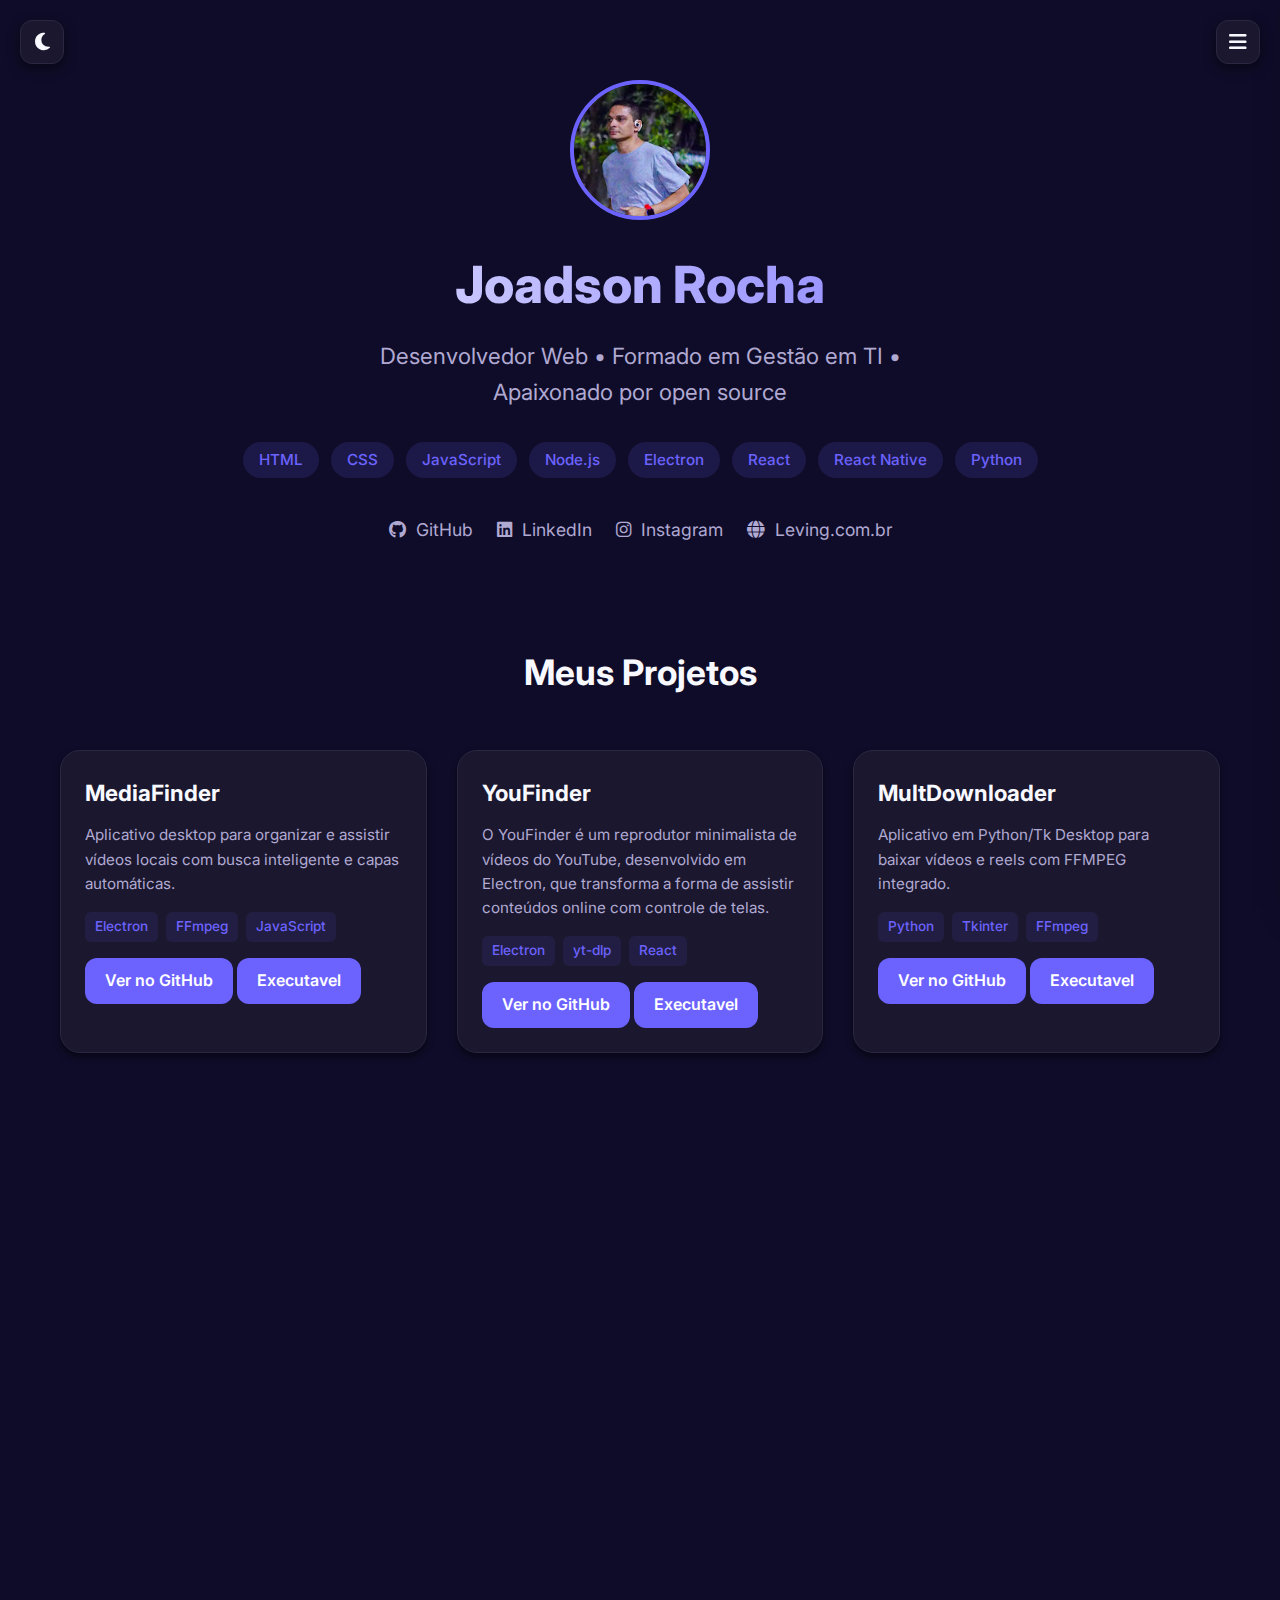
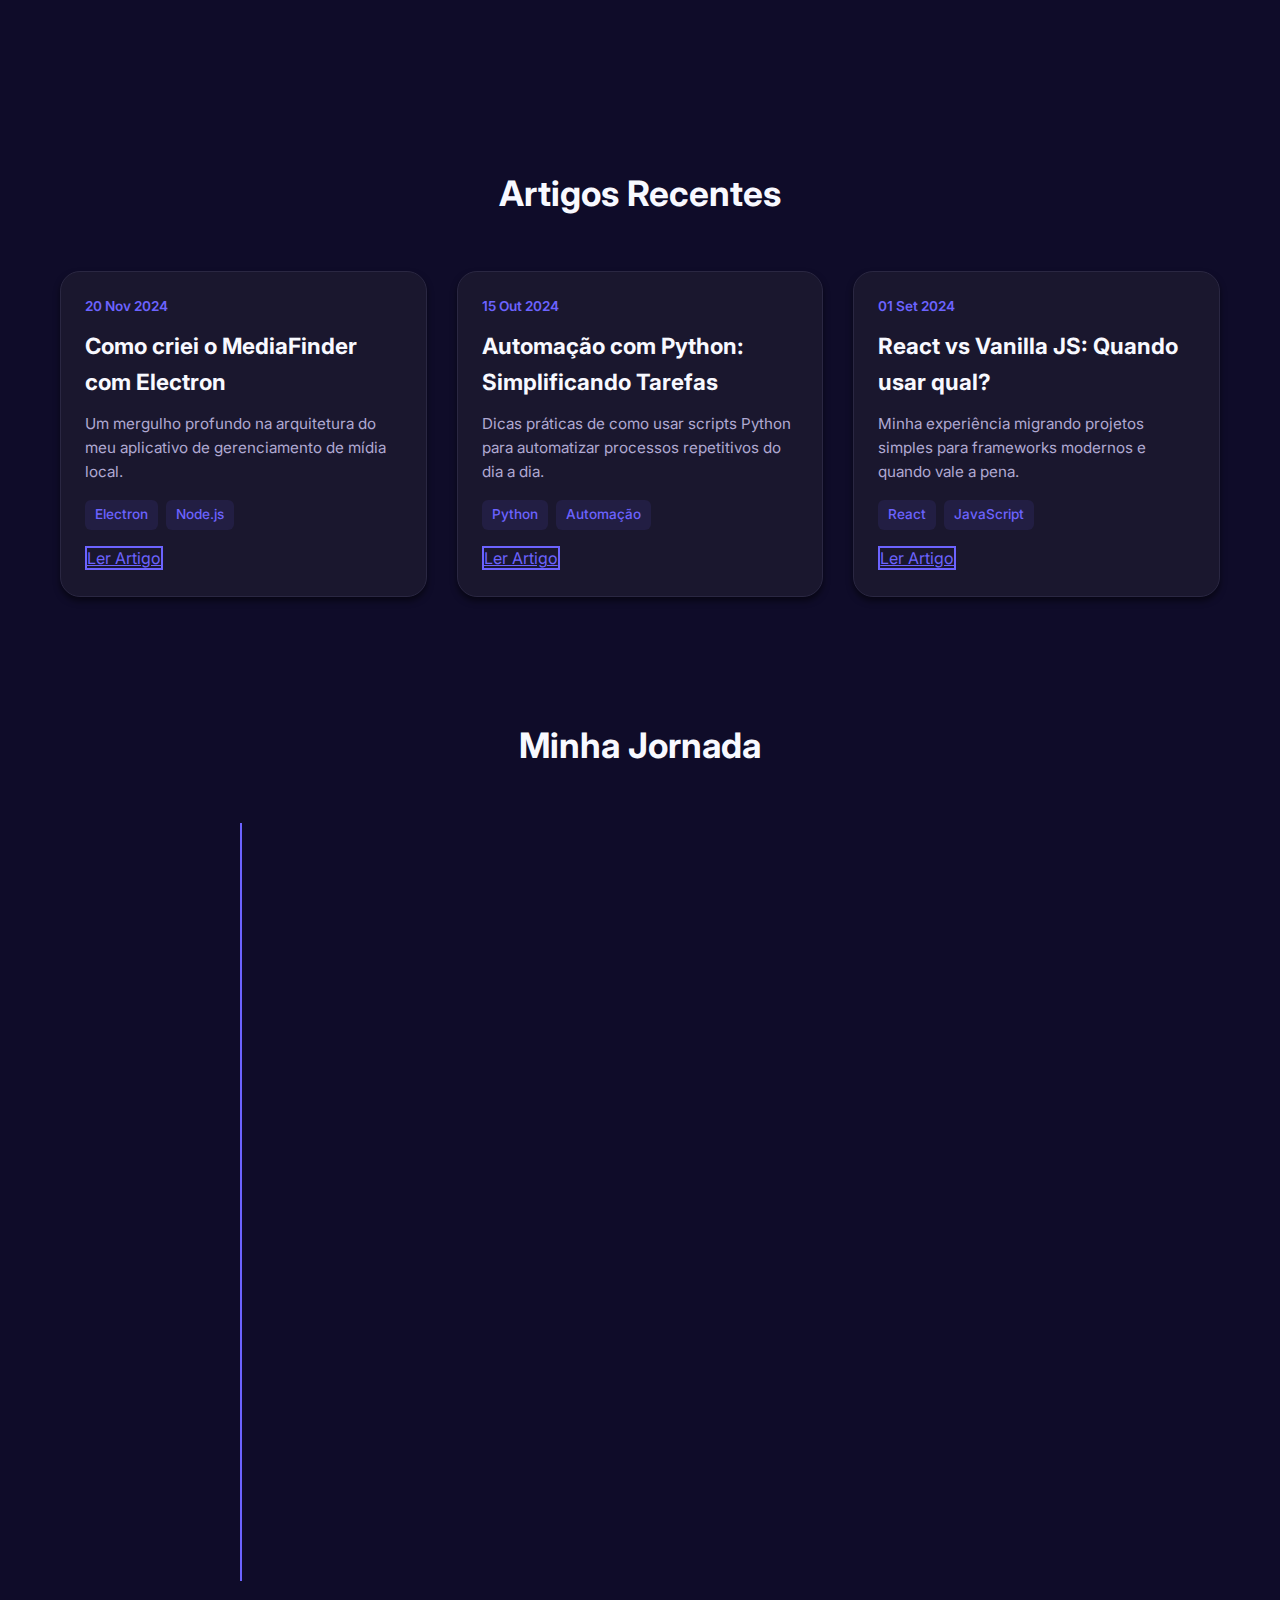
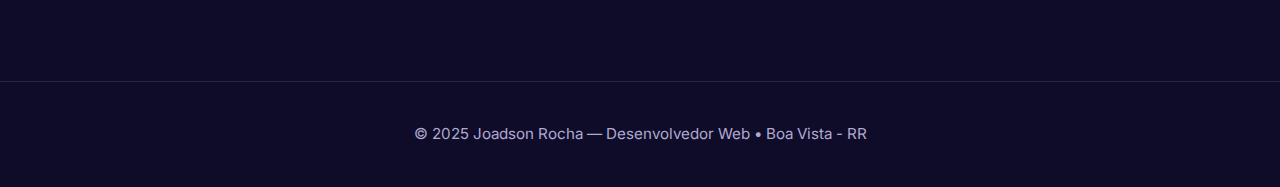
<file: index.html>
<!DOCTYPE html>
<html lang="pt-br">

<head>
  <meta charset="UTF-8" />
  <meta name="viewport" content="width=device-width, initial-scale=1.0" />
  <title>Joadson Rocha • Desenvolvedor Web</title>

  <!-- Ícone da página -->
  <link rel="icon" type="image/x-icon" href="JoadsonRocha.ico">

  <!-- 🔍 SEO Básico -->
  <meta name="description"
    content="Portfólio de Joadson Rocha — Desenvolvedor Web especializado em aplicações desktop, automação, React, Electron e Python. Confira meus projetos e minha jornada profissional.">
  <meta name="keywords"
    content="Desenvolvedor Web, Electron, React, Python, Node.js, Automação, Portfólio, Arquitetura de Software, Kivy, JavaScript, Joadson Rocha, Boa Vista, Projetos">
  <meta name="author" content="Joadson Rocha">
  <link rel="canonical" href="https://joadsonrocha.github.io">

  <!-- 📣 SEO para Compartilhamento (WhatsApp, LinkedIn, Facebook) -->
  <meta property="og:title" content="Portfólio — Joadson Rocha">
  <meta property="og:description"
    content="Desenvolvedor Web e criador de soluções desktop, mobile e automações. Veja meus principais projetos e trajetória.">
  <meta property="og:type" content="website">
  <meta property="og:url" content="https://joadsonrocha.github.io">
  <meta property="og:image" content="minha-foto.png">

  <!-- Mobile UI color -->
  <meta name="theme-color" content="#0f0c29">

  <!-- Fonts e Ícones -->
  <link rel="preconnect" href="https://fonts.googleapis.com" />
  <link rel="preconnect" href="https://fonts.gstatic.com" crossorigin />
  <link href="https://fonts.googleapis.com/css2?family=Inter:wght@300;400;500;600;700&display=swap" rel="stylesheet" />
  <link rel="stylesheet" href="https://cdnjs.cloudflare.com/ajax/libs/font-awesome/6.5.0/css/all.min.css" />

  <!-- CSS EXTERNO -->
  <link rel="stylesheet" href="style.css?v=1.0.3" />

  <!-- 🤖 JSON-LD para SEO -->
  <script type="application/ld+json">
    {
      "@context": "https://schema.org",
      "@type": "Person",
      "name": "Joadson Rocha",
      "url": "https://joadsonrocha.github.io",
      "image": "https://joadsonrocha.github.io/minha-foto.png",
      "sameAs": [
        "https://github.com/joadsonrocha",
        "https://www.linkedin.com/in/joadson-rocha",
        "https://instagram.com/joadsonrocha_29",
        "https://leving.com.br"
      ],
      "jobTitle": "Desenvolvedor Web",
      "worksFor": {
        "@type": "Organization",
        "name": "Freelancer"
      },
      "address": {
        "@type": "PostalAddress",
        "addressLocality": "Boa Vista",
        "addressRegion": "RR",
        "addressCountry": "BR"
      }
    }
  </script>
</head>

<body>
  <!-- Scroll Progress Bar -->
  <div class="scroll-progress-container">
    <div class="scroll-progress-bar" id="scrollProgress"></div>
  </div>

  <!-- Theme Toggle -->
  <button class="theme-toggle" id="themeToggle" aria-label="Alternar Tema">
    <i class="fas fa-moon"></i>
  </button>

  <!-- Botão Hambúrguer -->
  <div class="hamburger" onclick="toggleMenu()" role="button" aria-label="Abrir menu" tabindex="0"
    onkeypress="if(event.key === 'Enter') toggleMenu()">
    <i class="fas fa-bars"></i>
  </div>

  <!-- Menu lateral -->
  <nav class="menu-side" id="menuSide">
    <ul>
      <li><a href="index.html" class="active">Inicio</a></li>
      <li><a href="sobre.html">Sobre Mim</a></li>
      <li><a href="/artigo.html">Artigos</a></li>
      <li><a href="contato.html">Contato</a></li>
    </ul>
  </nav>

  <div class="container">

    <!-- Header -->
    <header id="sobre">
      <div class="avatar">
        <img src="minha-foto.png" alt="Foto de Joadson Rocha" />
      </div>

      <h1>Joadson Rocha</h1>
      <p class="subtitle">Desenvolvedor Web • Formado em Gestão em TI • Apaixonado por open source</p>

      <div>
        <span class="tag">HTML</span>
        <span class="tag">CSS</span>
        <span class="tag">JavaScript</span>
        <span class="tag">Node.js</span>
        <span class="tag">Electron</span>
        <span class="tag">React</span>
        <span class="tag">React Native</span>
        <span class="tag">Python</span>
      </div>

      <div class="contact-links">
        <a href="https://github.com/joadsonrocha" target="_blank" class="contact-link">
          <i class="fab fa-github"></i> GitHub
        </a>
        <a href="https://www.linkedin.com/in/joadson-rocha" target="_blank" class="contact-link">
          <i class="fab fa-linkedin"></i> LinkedIn
        </a>
        <a href="https://instagram.com/joadsonrocha_29" target="_blank" class="contact-link">
          <i class="fab fa-instagram"></i> Instagram
        </a>
        <a href="https://leving.com.br" target="_blank" class="contact-link">
          <i class="fas fa-globe"></i> Leving.com.br
        </a>
      </div>
    </header>

    <!-- Projetos -->
    <section>
      <h2 class="section-title">Meus Projetos</h2>

      <div class="projects-grid">

        <div class="project-card">
          <h3>MediaFinder</h3>
          <p>Aplicativo desktop para organizar e assistir vídeos locais com busca inteligente e capas automáticas.</p>
          <div class="tech">
            <span>Electron</span>
            <span>FFmpeg</span>
            <span>JavaScript</span>
          </div>
          <a href="https://github.com/JoadsonRocha/mediaFinder" class="btn" target="_blank">Ver no GitHub</a>
          <a href="https://github.com/JoadsonRocha/MediaFinder/releases/" class="btn" target="_blank">Executavel</a>
        </div>
        <!-- project-card -->
        <!-- INICIO-->
        <div class="project-card">
          <h3>YouFinder</h3>
          <p>O YouFinder é um reprodutor minimalista de vídeos do YouTube, desenvolvido em Electron, que transforma a
            forma de assistir conteúdos online com controle de telas.</p>
          <div class="tech">
            <span>Electron</span>
            <span>yt-dlp</span>
            <span>React</span>
          </div>
          <a href="https://github.com/JoadsonRocha/YouFinder" class="btn" target="_blank">Ver no GitHub</a>
          <a href="https://github.com/JoadsonRocha/YouFinder/releases" class="btn" target="_blank">Executavel</a>
        </div>
        <!-- FIM-->
        <div class="project-card">
          <h3>MultDownloader</h3>
          <p>Aplicativo em Python/Tk Desktop para baixar vídeos e reels com FFMPEG integrado.</p>
          <div class="tech">
            <span>Python</span>
            <span>Tkinter</span>
            <span>FFmpeg</span>
          </div>
          <a href="https://github.com/JoadsonRocha/MultDownloader" class="btn" target="_blank">Ver no GitHub</a>
          <a href="https://github.com/JoadsonRocha/MultDownloader/releases" class="btn" target="_blank">Executavel</a>
        </div>

        <div class="project-card">
          <h3>HIASD</h3>
          <p>Sistema desenvolvido em HTML/CSS/JS com funcionalidades de interface moderna e lógica em JavaScript.</p>
          <div class="tech">
            <span>Electronjs</span>
            <span>HTML</span>
            <span>CSS</span>
            <span>JavaScript</span>
          </div>
          <a href="https://github.com/JoadsonRocha/HIASD" class="btn" target="_blank">Ver no GitHub</a>
        </div>

        <div class="project-card">
          <h3>HIASD-py</h3>
          <p>Versão Python do sistema HIASD, trazendo automações, lógica avançada e execução local.</p>
          <div class="tech">
            <span>Python</span>
            <span>CLI</span>
            <span>Automação</span>
          </div>
          <a href="https://github.com/JoadsonRocha/HIASD-py" class="btn" target="">Ver no GitHub</a>
        </div>

        <div class="project-card">
          <h3>MultDownloader Kivy</h3>
          <p>Versão Android do MultDownloader desenvolvida com Kivy, interface mobile e FFMPEG integrado.</p>
          <div class="tech">
            <span>Kivy</span>
            <span>Python</span>
            <span>Android</span>
          </div>
          <a href="https://github.com/JoadsonRocha/MultDownloader---Kivy-Android" class="btn" target="_blank">Ver no
            GitHub</a>
        </div>
        <div class="project-card">
          <h3>CalculadoraFlex</h3>
          <p>Aplicativo web simples para cálculo entre gasolina e etanol.</p>
          <div class="tech">
            <span>HTML</span>
            <span>CSS</span>
            <span>JavaScript</span>
          </div>
          <a href="https://github.com/JoadsonRocha/CalculadoraFlex" class="btn" target="_blank">Ver no GitHub</a>
        </div>
      </div>
    </section>

    <!-- Blog Section -->
    <section id="blog">
      <h2 class="section-title">Artigos Recentes</h2>
      <div class="blog-grid">
        <div class="blog-card">
          <span class="blog-date">20 Nov 2024</span>
          <h3>Como criei o MediaFinder com Electron</h3>
          <p>Um mergulho profundo na arquitetura do meu aplicativo de gerenciamento de mídia local.</p>
          <div class="tech">
            <span>Electron</span>
            <span>Node.js</span>
          </div>
          <a href="#" class="btn-outline">Ler Artigo</a>
        </div>
        <div class="blog-card">
          <span class="blog-date">15 Out 2024</span>
          <h3>Automação com Python: Simplificando Tarefas</h3>
          <p>Dicas práticas de como usar scripts Python para automatizar processos repetitivos do dia a dia.</p>
          <div class="tech">
            <span>Python</span>
            <span>Automação</span>
          </div>
          <a href="#" class="btn-outline">Ler Artigo</a>
        </div>
        <div class="blog-card">
          <span class="blog-date">01 Set 2024</span>
          <h3>React vs Vanilla JS: Quando usar qual?</h3>
          <p>Minha experiência migrando projetos simples para frameworks modernos e quando vale a pena.</p>
          <div class="tech">
            <span>React</span>
            <span>JavaScript</span>
          </div>
          <a href="#" class="btn-outline">Ler Artigo</a>
        </div>
      </div>
    </section>

    <!-- Timeline -->
    <section id="timeline">
      <h2 class="section-title">Minha Jornada</h2>

      <div class="timeline">
        <div class="timeline-item">
          <div class="timeline-dot"></div>
          <div class="timeline-content">
            <h3>Início da Jornada</h3>
            <p>Comecei a me interessar por tecnologia e programação.</p>
          </div>
        </div>
        <div class="timeline-item">
          <div class="timeline-dot"></div>
          <div class="timeline-content">
            <h3>Formação em Gestão de TI</h3>
            <p>Primeiros projetos acadêmicos voltados à área tecnológica.</p>
          </div>
        </div>
        <div class="timeline-item">
          <div class="timeline-dot"></div>
          <div class="timeline-content">
            <h3>Primeiros Projetos</h3>
            <p>Início da criação de soluções práticas utilizando tecnologia.</p>
          </div>
        </div>
        <div class="timeline-item">
          <div class="timeline-dot"></div>
          <div class="timeline-content">
            <h3>Expansão Técnica</h3>
            <p>Desenvolvimento de softwares desktop, web e mobile.</p>
          </div>
        </div>
        <div class="timeline-item">
          <div class="timeline-dot"></div>
          <div class="timeline-content">
            <h3>Atualidade</h3>
            <p>Projetos próprios, automação e soluções reais para o mercado.</p>
          </div>
        </div>
        <div class="timeline-item">
          <div class="timeline-dot"></div>
          <div class="timeline-content">
            <h3>O Futuro</h3>
            <p>Em constante evolução. Novos desafios e grandes projetos surgindo!</p>
          </div>
        </div>
      </div>
    </section>

  </div>

  <!-- Back to Top Button -->
  <button id="backToTop" class="back-to-top" aria-label="Voltar ao topo">
    <i class="fas fa-arrow-up"></i>
  </button>

  <footer>
    <p>© 2025 Joadson Rocha — Desenvolvedor Web • Boa Vista - RR</p>
  </footer>

  <script src="script.js"></script>

</body>

</html>
</file>
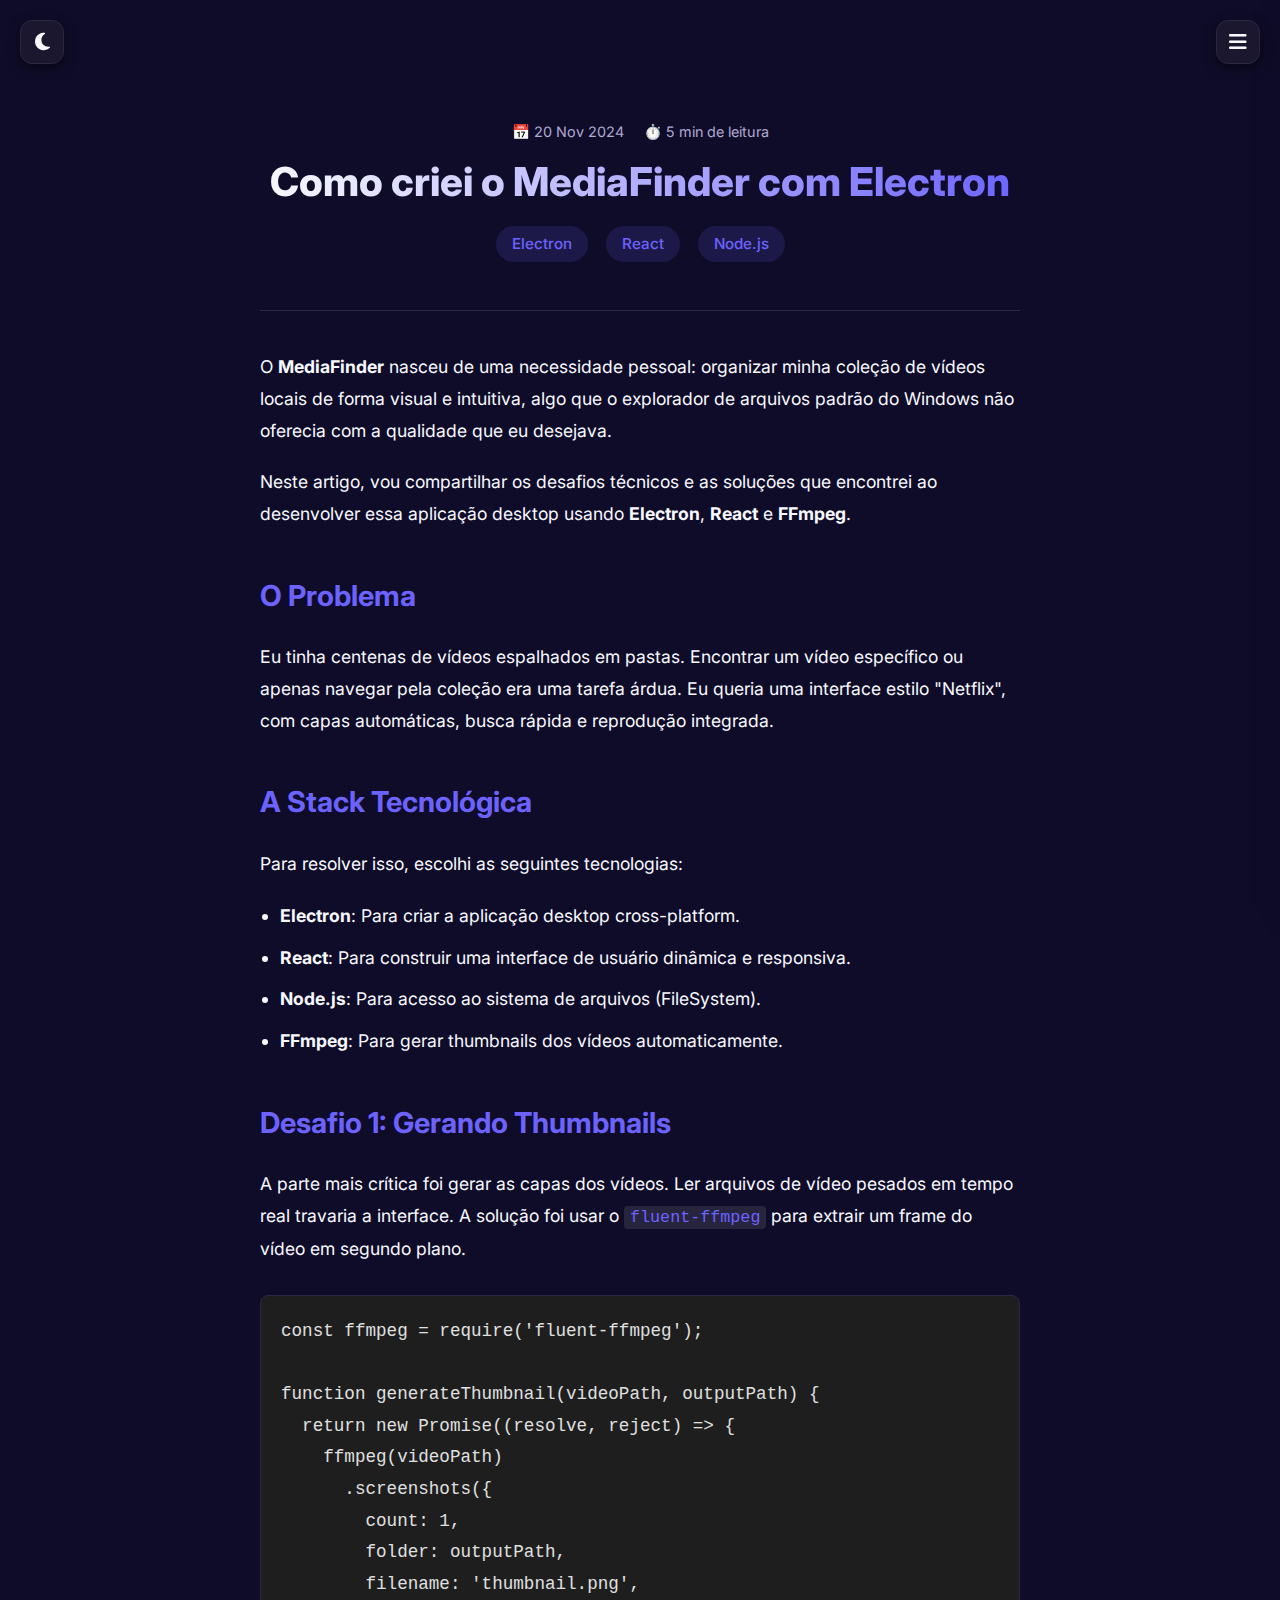
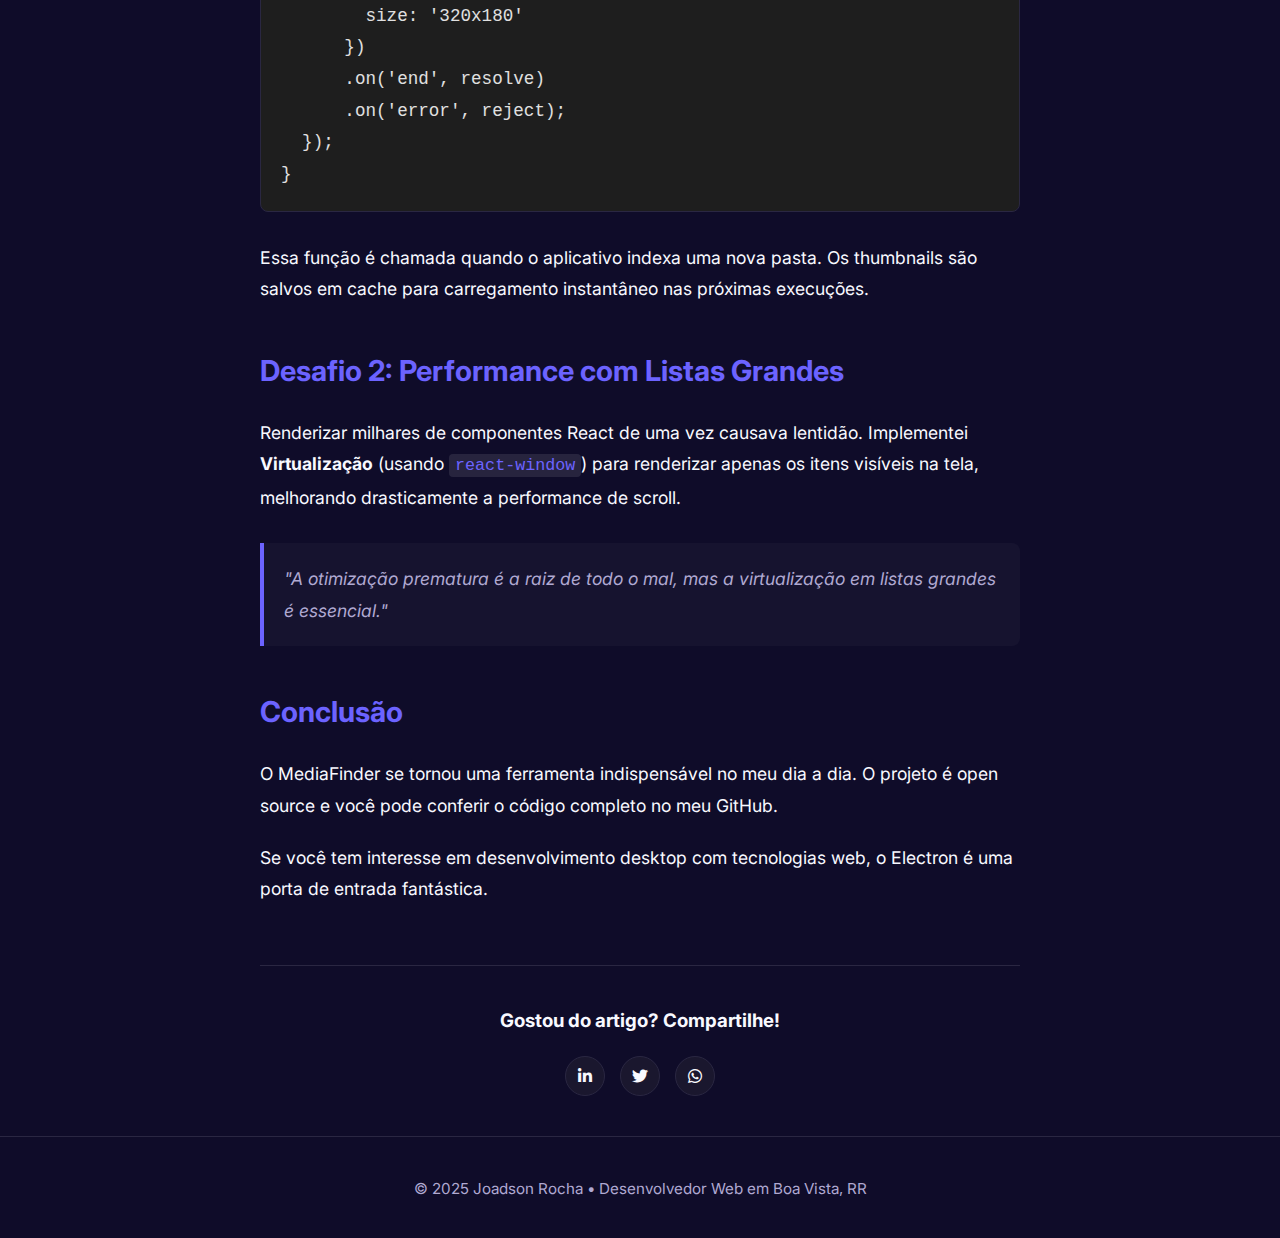
<file: artigo.html>
<!DOCTYPE html>
<html lang="pt-br">

<head>
    <meta charset="UTF-8" />
    <meta name="viewport" content="width=device-width, initial-scale=1.0" />
    <title>Como criei o MediaFinder com Electron • Joadson Rocha</title>
    <link rel="preconnect" href="https://fonts.googleapis.com" />
    <link rel="preconnect" href="https://fonts.gstatic.com" crossorigin />
    <link href="https://fonts.googleapis.com/css2?family=Inter:wght@300;400;500;600;700&display=swap"
        rel="stylesheet" />
    <!-- Font Awesome -->
    <link rel="stylesheet" href="https://cdnjs.cloudflare.com/ajax/libs/font-awesome/6.5.0/css/all.min.css" />
    <!-- Ícone -->
    <link rel="icon" type="image/x-icon" href="JoadsonRocha.ico">

    <!-- CSS EXTERNO -->
    <link rel="stylesheet" href="style.css?v=1.0.3" />

    <!-- 🤖 JSON-LD para SEO (Article) -->
    <script type="application/ld+json">
    {
      "@context": "https://schema.org",
      "@type": "BlogPosting",
      "headline": "Como criei o MediaFinder com Electron",
      "image": "https://joadsonrocha.github.io/minha-foto.png",
      "author": {
        "@type": "Person",
        "name": "Joadson Rocha"
      },
      "publisher": {
        "@type": "Person",
        "name": "Joadson Rocha"
      },
      "datePublished": "2024-11-20",
      "description": "Um mergulho profundo na arquitetura do meu aplicativo de gerenciamento de mídia local criado com Electron e React."
    }
  </script>
</head>

<body>

    <!-- Scroll Progress Bar -->
    <div class="scroll-progress-container">
        <div class="scroll-progress-bar" id="scrollProgress"></div>
    </div>

    <!-- Theme Toggle -->
    <button class="theme-toggle" id="themeToggle" aria-label="Alternar Tema">
        <i class="fas fa-moon"></i>
    </button>

    <!-- Botão Hambúrguer -->
    <div class="hamburger" onclick="toggleMenu()" role="button" aria-label="Abrir menu" tabindex="0"
        onkeypress="if(event.key === 'Enter') toggleMenu()">
        <i class="fas fa-bars"></i>
    </div>

    <!-- Menu lateral -->
    <nav class="menu-side" id="menuSide">
        <ul>
            <li><a href="index.html">Inicio</a></li>
            <li><a href="sobre.html">Sobre Mim</a></li>
            <li><a href="/artigo.html" class="active">Artigos</a></li>
            <li><a href="contato.html">Contato</a></li>
        </ul>
    </nav>

    <div class="article-container">

        <header class="article-header">
            <div class="article-meta">
                <span>📅 20 Nov 2024</span>
                <span>⏱️ 5 min de leitura</span>
            </div>
            <h1 class="article-title">Como criei o MediaFinder com Electron</h1>
            <div class="article-tags">
                <span class="tag">Electron</span>
                <span class="tag">React</span>
                <span class="tag">Node.js</span>
            </div>
        </header>

        <article class="article-content">
            <p>
                O <strong>MediaFinder</strong> nasceu de uma necessidade pessoal: organizar minha coleção de vídeos
                locais de forma visual e intuitiva, algo que o explorador de arquivos padrão do Windows não oferecia com
                a qualidade que eu desejava.
            </p>

            <p>
                Neste artigo, vou compartilhar os desafios técnicos e as soluções que encontrei ao desenvolver essa
                aplicação desktop usando <strong>Electron</strong>, <strong>React</strong> e <strong>FFmpeg</strong>.
            </p>

            <h2>O Problema</h2>
            <p>
                Eu tinha centenas de vídeos espalhados em pastas. Encontrar um vídeo específico ou apenas navegar pela
                coleção era uma tarefa árdua. Eu queria uma interface estilo "Netflix", com capas automáticas, busca
                rápida e reprodução integrada.
            </p>

            <h2>A Stack Tecnológica</h2>
            <p>Para resolver isso, escolhi as seguintes tecnologias:</p>
            <ul>
                <li><strong>Electron</strong>: Para criar a aplicação desktop cross-platform.</li>
                <li><strong>React</strong>: Para construir uma interface de usuário dinâmica e responsiva.</li>
                <li><strong>Node.js</strong>: Para acesso ao sistema de arquivos (FileSystem).</li>
                <li><strong>FFmpeg</strong>: Para gerar thumbnails dos vídeos automaticamente.</li>
            </ul>

            <h2>Desafio 1: Gerando Thumbnails</h2>
            <p>
                A parte mais crítica foi gerar as capas dos vídeos. Ler arquivos de vídeo pesados em tempo real travaria
                a interface. A solução foi usar o <code>fluent-ffmpeg</code> para extrair um frame do vídeo em segundo
                plano.
            </p>

            <pre><code>const ffmpeg = require('fluent-ffmpeg');

function generateThumbnail(videoPath, outputPath) {
  return new Promise((resolve, reject) => {
    ffmpeg(videoPath)
      .screenshots({
        count: 1,
        folder: outputPath,
        filename: 'thumbnail.png',
        size: '320x180'
      })
      .on('end', resolve)
      .on('error', reject);
  });
}</code></pre>

            <p>
                Essa função é chamada quando o aplicativo indexa uma nova pasta. Os thumbnails são salvos em cache para
                carregamento instantâneo nas próximas execuções.
            </p>

            <h2>Desafio 2: Performance com Listas Grandes</h2>
            <p>
                Renderizar milhares de componentes React de uma vez causava lentidão. Implementei
                <strong>Virtualização</strong> (usando <code>react-window</code>) para renderizar apenas os itens
                visíveis na tela, melhorando drasticamente a performance de scroll.
            </p>

            <blockquote>
                "A otimização prematura é a raiz de todo o mal, mas a virtualização em listas grandes é essencial."
            </blockquote>

            <h2>Conclusão</h2>
            <p>
                O MediaFinder se tornou uma ferramenta indispensável no meu dia a dia. O projeto é open source e você
                pode conferir o código completo no meu GitHub.
            </p>

            <p>
                Se você tem interesse em desenvolvimento desktop com tecnologias web, o Electron é uma porta de entrada
                fantástica.
            </p>
        </article>

        <div class="share-section">
            <h3>Gostou do artigo? Compartilhe!</h3>
            <div class="share-buttons">
                <a href="#" class="share-btn" aria-label="Compartilhar no LinkedIn">
                    <i class="fab fa-linkedin-in"></i>
                </a>
                <a href="#" class="share-btn" aria-label="Compartilhar no Twitter">
                    <i class="fab fa-twitter"></i>
                </a>
                <a href="#" class="share-btn" aria-label="Compartilhar no WhatsApp">
                    <i class="fab fa-whatsapp"></i>
                </a>
            </div>
        </div>

    </div>

    <!-- Back to Top Button -->
    <button id="backToTop" class="back-to-top" aria-label="Voltar ao topo">
        <i class="fas fa-arrow-up"></i>
    </button>

    <footer>
        <p>© 2025 Joadson Rocha • Desenvolvedor Web em Boa Vista, RR</p>
    </footer>

    <script src="script.js"></script>
</body>

</html>
</file>
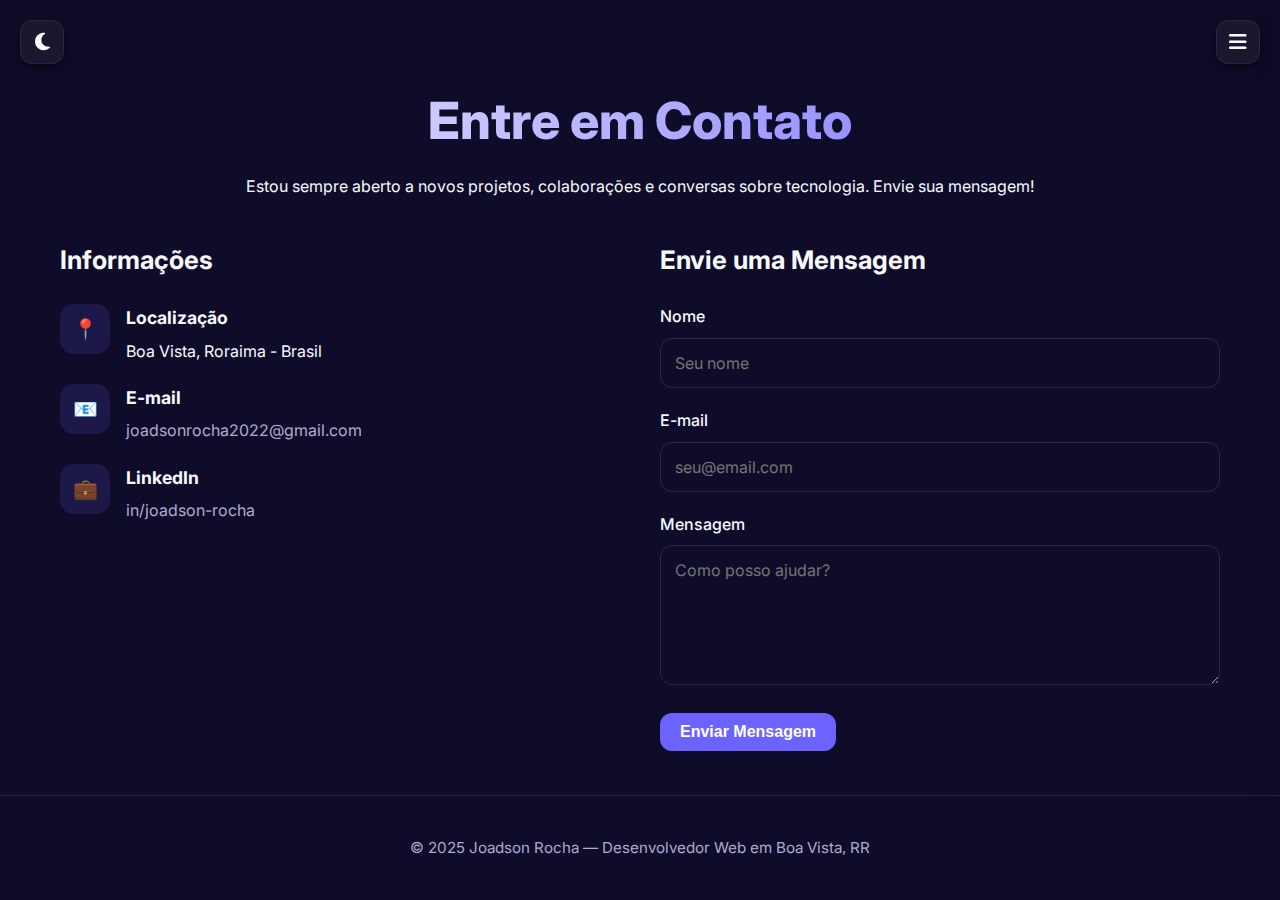
<file: contato.html>
<!DOCTYPE html>
<html lang="pt-br">

<head>
  <meta charset="UTF-8" />
  <meta name="viewport" content="width=device-width, initial-scale=1.0" />
  <title>Contato • Joadson Rocha</title>
  <link rel="preconnect" href="https://fonts.googleapis.com" />
  <link rel="preconnect" href="https://fonts.gstatic.com" crossorigin />
  <link href="https://fonts.googleapis.com/css2?family=Inter:wght@300;400;500;600;700&display=swap" rel="stylesheet" />
  <!-- Font Awesome para ícone do hambúrguer -->
  <link rel="stylesheet" href="https://cdnjs.cloudflare.com/ajax/libs/font-awesome/6.5.0/css/all.min.css" />
  <!-- Ícone da página -->
  <link rel="icon" type="image/x-icon" href="JoadsonRocha.ico">

  <!-- CSS EXTERNO -->
  <link rel="stylesheet" href="style.css?v=1.0.3" />

  <!-- 🤖 JSON-LD para SEO -->
  <script type="application/ld+json">
    {
      "@context": "https://schema.org",
      "@type": "Person",
      "name": "Joadson Rocha",
      "url": "https://joadsonrocha.github.io/contato.html",
      "image": "https://joadsonrocha.github.io/minha-foto.png",
      "sameAs": [
        "https://github.com/joadsonrocha",
        "https://www.linkedin.com/in/joadson-rocha",
        "https://instagram.com/joadsonrocha_29",
        "https://leving.com.br"
      ],
      "jobTitle": "Desenvolvedor Web",
      "worksFor": {
        "@type": "Organization",
        "name": "Freelancer"
      },
      "address": {
        "@type": "PostalAddress",
        "addressLocality": "Boa Vista",
        "addressRegion": "RR",
        "addressCountry": "BR"
      }
    }
  </script>
</head>

<body>

  <!-- Scroll Progress Bar -->
  <div class="scroll-progress-container">
    <div class="scroll-progress-bar" id="scrollProgress"></div>
  </div>

  <!-- Theme Toggle -->
  <button class="theme-toggle" id="themeToggle" aria-label="Alternar Tema">
    <i class="fas fa-moon"></i>
  </button>

  <!-- Botão Hambúrguer -->
  <div class="hamburger" onclick="toggleMenu()" role="button" aria-label="Abrir menu" tabindex="0"
    onkeypress="if(event.key === 'Enter') toggleMenu()">
    <i class="fas fa-bars"></i>
  </div>

  <!-- Menu lateral -->
  <nav class="menu-side" id="menuSide">
    <ul>
      <li><a href="index.html">Inicio</a></li>
      <li><a href="sobre.html">Sobre Mim</a></li>
      <li><a href="/artigo.html">Artigos</a></li>
      <li><a href="contato.html" class="active">Contato</a></li>
    </ul>
  </nav>

  <div class="container">
    <header>
      <h1>Entre em Contato</h1>
      <p>Estou sempre aberto a novos projetos, colaborações e conversas sobre tecnologia. Envie sua mensagem!</p>
    </header>

    <div class="contact-grid">
      <div class="info-section">
        <h2>Informações</h2>
        <div class="contact-methods">
          <div class="contact-item">
            <div class="contact-icon">📍</div>
            <div class="contact-text">
              <h3>Localização</h3>
              <p>Boa Vista, Roraima - Brasil</p>
            </div>
          </div>

          <div class="contact-item">
            <div class="contact-icon">📧</div>
            <div class="contact-text">
              <h3>E-mail</h3>
              <p><a href="mailto:joadsonrocha2022@gmail.com">joadsonrocha2022@gmail.com</a></p>
            </div>
          </div>

          <div class="contact-item">
            <div class="contact-icon">💼</div>
            <div class="contact-text">
              <h3>LinkedIn</h3>
              <p><a href="https://www.linkedin.com/in/joadson-rocha" target="_blank">in/joadson-rocha</a></p>
            </div>
          </div>
        </div>
      </div>

      <div class="form-section">
        <h2>Envie uma Mensagem</h2>
        <form id="contactForm">
          <div class="form-group">
            <label for="name">Nome</label>
            <input type="text" id="name" class="form-control" placeholder="Seu nome" required />
          </div>
          <div class="form-group">
            <label for="email">E-mail</label>
            <input type="email" id="email" class="form-control" placeholder="seu@email.com" required />
          </div>
          <div class="form-group">
            <label for="message">Mensagem</label>
            <textarea id="message" class="form-control" placeholder="Como posso ajudar?" required></textarea>
          </div>
          <button type="submit" class="btn">Enviar Mensagem</button>
        </form>
      </div>
    </div>
  </div>

  <!-- Back to Top Button -->
  <button id="backToTop" class="back-to-top" aria-label="Voltar ao topo">
    <i class="fas fa-arrow-up"></i>
  </button>

  <footer>
    <p>© 2025 Joadson Rocha — Desenvolvedor Web em Boa Vista, RR</p>
  </footer>

  <script src="script.js"></script>
</body>

</html>
</file>
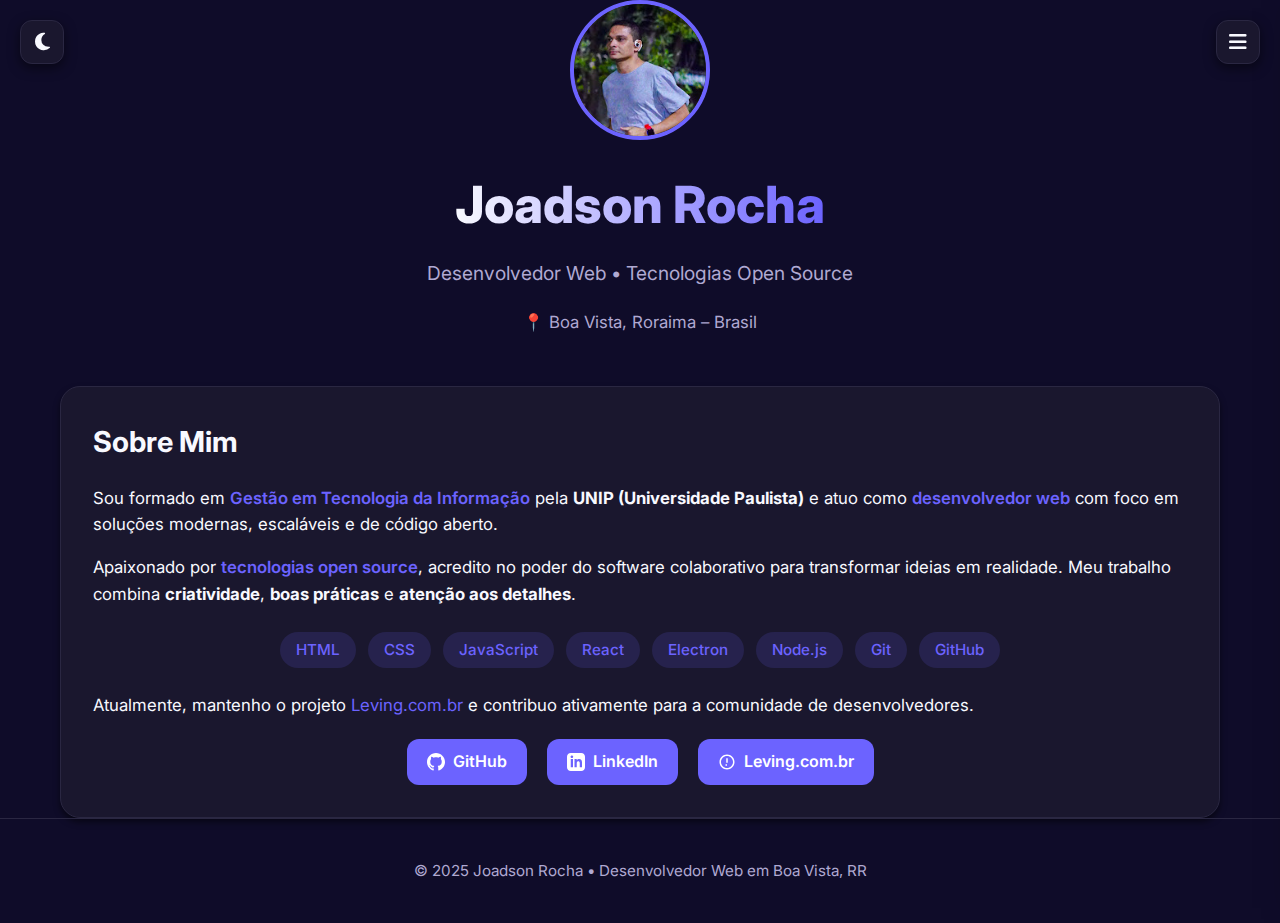
<file: sobre.html>
<!DOCTYPE html>
<html lang="pt-br">

<head>
  <meta charset="UTF-8" />
  <meta name="viewport" content="width=device-width, initial-scale=1.0" />
  <title>Sobre • Joadson Rocha</title>
  <link rel="preconnect" href="https://fonts.googleapis.com" />
  <link rel="preconnect" href="https://fonts.gstatic.com" crossorigin />
  <link href="https://fonts.googleapis.com/css2?family=Inter:wght@300;400;500;600;700&display=swap" rel="stylesheet" />
  <!-- Font Awesome para ícone do hambúrguer -->
  <link rel="stylesheet" href="https://cdnjs.cloudflare.com/ajax/libs/font-awesome/6.5.0/css/all.min.css" />
  <!-- Ícone da página -->
  <link rel="icon" type="image/x-icon" href="JoadsonRocha.ico">

  <!-- CSS EXTERNO -->
  <link rel="stylesheet" href="style.css?v=1.0.3" />

  <!-- 🤖 JSON-LD para SEO -->
  <script type="application/ld+json">
    {
      "@context": "https://schema.org",
      "@type": "Person",
      "name": "Joadson Rocha",
      "url": "https://joadsonrocha.github.io/sobre.html",
      "image": "https://joadsonrocha.github.io/minha-foto.png",
      "sameAs": [
        "https://github.com/joadsonrocha",
        "https://www.linkedin.com/in/joadson-rocha",
        "https://instagram.com/joadsonrocha_29",
        "https://leving.com.br"
      ],
      "jobTitle": "Desenvolvedor Web",
      "worksFor": {
        "@type": "Organization",
        "name": "Freelancer"
      },
      "address": {
        "@type": "PostalAddress",
        "addressLocality": "Boa Vista",
        "addressRegion": "RR",
        "addressCountry": "BR"
      }
    }
  </script>
</head>

<body>

  <!-- Scroll Progress Bar -->
  <div class="scroll-progress-container">
    <div class="scroll-progress-bar" id="scrollProgress"></div>
  </div>

  <!-- Theme Toggle -->
  <button class="theme-toggle" id="themeToggle" aria-label="Alternar Tema">
    <i class="fas fa-moon"></i>
  </button>

  <!-- Botão Hambúrguer -->
  <div class="hamburger" onclick="toggleMenu()" role="button" aria-label="Abrir menu" tabindex="0"
    onkeypress="if(event.key === 'Enter') toggleMenu()">
    <i class="fas fa-bars"></i>
  </div>

  <!-- Menu lateral -->
  <nav class="menu-side" id="menuSide">
    <ul>
      <li><a href="index.html">Inicio</a></li>
      <li><a href="sobre.html" class="active">Sobre Mim</a></li>
      <li><a href="/  ">Artigos</a></li>
      <li><a href="contato.html">Contato</a></li>
    </ul>
  </nav>

  <div class="container">
    <div class="profile">
      <div class="avatar">
        <img src="minha-foto.png" alt="Foto de Joadson Rocha" />
      </div>
      <h1>Joadson Rocha</h1>
      <div class="role">Desenvolvedor Web • Tecnologias Open Source</div>
      <div class="location">
        📍 Boa Vista, Roraima – Brasil
      </div>
    </div>

    <div class="content">
      <h2>Sobre Mim</h2>
      <p>
        Sou formado em <span class="highlight">Gestão em Tecnologia da Informação</span> pela <strong>UNIP (Universidade
          Paulista)</strong> e atuo como <span class="highlight">desenvolvedor web</span> com foco em soluções modernas,
        escaláveis e de código aberto.
      </p>
      <p>
        Apaixonado por <span class="highlight">tecnologias open source</span>, acredito no poder do software
        colaborativo para transformar ideias em realidade. Meu trabalho combina <strong>criatividade</strong>,
        <strong>boas práticas</strong> e <strong>atenção aos detalhes</strong>.
      </p>

      <div class="tech-stack">
        <span class="tech-tag">HTML</span>
        <span class="tech-tag">CSS</span>
        <span class="tech-tag">JavaScript</span>
        <span class="tech-tag">React</span>
        <span class="tech-tag">Electron</span>
        <span class="tech-tag">Node.js</span>
        <span class="tech-tag">Git</span>
        <span class="tech-tag">GitHub</span>
      </div>

      <p>
        Atualmente, mantenho o projeto <a href="https://leving.com.br" target="_blank"
          style="color: var(--primary); text-decoration: none;">Leving.com.br</a> e contribuo ativamente para a
        comunidade de desenvolvedores.
      </p>

      <div class="links">
        <a href="https://github.com/joadsonrocha" target="_blank" class="link-btn">
          <svg width="18" height="18" viewBox="0 0 24 24" fill="currentColor">
            <path
              d="M12 0c-6.626 0-12 5.373-12 12 0 5.302 3.438 9.8 8.207 11.387.599.111.793-.261.793-.577v-2.234c-3.338.726-4.033-1.416-4.033-1.416-.546-1.387-1.333-1.756-1.333-1.756-1.089-.745.083-.729.083-.729 1.205.084 1.839 1.237 1.839 1.237 1.07 1.834 2.807 1.304 3.492.997.107-.775.418-1.305.762-1.604-2.665-.305-5.467-1.334-5.467-5.931 0-1.311.469-2.381 1.236-3.221-.124-.303-.535-1.524.117-3.176 0 0 1.008-.322 3.301 1.23.957-.266 1.983-.399 3.003-.404 1.02.005 2.047.138 3.006.404 2.291-1.552 3.297-1.23 3.297-1.23.653 1.653.242 2.874.118 3.176.77.84 1.235 1.911 1.235 3.221 0 4.609-2.807 5.624-5.479 5.921.43.372.823 1.102.823 2.222v3.293c0 .319.192.694.801.576 4.765-1.589 8.199-6.086 8.199-11.386 0-6.627-5.373-12-12-12z" />
          </svg>
          GitHub
        </a>
        <a href="https://www.linkedin.com/in/joadson-rocha" target="_blank" class="link-btn">
          <svg width="18" height="18" viewBox="0 0 24 24" fill="currentColor">
            <path
              d="M19 0h-14c-2.761 0-5 2.239-5 5v14c0 2.761 2.239 5 5 5h14c2.762 0 5-2.239 5-5v-14c0-2.761-2.238-5-5-5zm-11 19h-3v-11h3v11zm-1.5-12.268c-.966 0-1.75-.79-1.75-1.764s.784-1.764 1.75-1.764 1.75.79 1.75 1.764-.783 1.764-1.75 1.764zm13.5 12.268h-3v-5.604c0-3.368-4-3.113-4 0v5.604h-3v-11h3v1.765c1.396-2.586 7-2.777 7 2.476v6.759z" />
          </svg>
          LinkedIn
        </a>
        <a href="https://leving.com.br" target="_blank" class="link-btn">
          <svg width="18" height="18" viewBox="0 0 24 24" fill="currentColor">
            <path
              d="M12 2C6.486 2 2 6.486 2 12s4.486 10 10 10 10-4.486 10-10S17.514 2 12 2zm0 18c-4.411 0-8-3.589-8-8s3.589-8 8-8 8 3.589 8 8-3.589 8-8 8z" />
            <path d="M13 7h-2v6h2V7zm-3 8h2v2h-2v-2z" />
          </svg>
          Leving.com.br
        </a>
      </div>
    </div>
  </div>

  <!-- Back to Top Button -->
  <button id="backToTop" class="back-to-top" aria-label="Voltar ao topo">
    <i class="fas fa-arrow-up"></i>
  </button>

  <footer>
    <p>© 2025 Joadson Rocha • Desenvolvedor Web em Boa Vista, RR</p>
  </footer>

  <script src="script.js"></script>
</body>

</html>
</file>
<file: style.css>
* {
  margin: 0;
  padding: 0;
  box-sizing: border-box;
}

:root {
  /* Dark Theme (Default) */
  --primary: #6c63ff;
  --primary-dark: #564ecc;
  --accent: #ff6584;
  --bg: #0f0c29;
  --card-bg: #1a172e;
  --text: #f8f9ff;
  --text-muted: #b0a9d2;
  --border: #2a2742;
  --shadow: rgba(0, 0, 0, 0.5);
}

:root[data-theme="light"] {
  /* Light Theme */
  --primary: #6c63ff;
  --primary-dark: #564ecc;
  --accent: #ff6584;
  --bg: #f0f2f5;
  --card-bg: #ffffff;
  --text: #2d3748;
  --text-muted: #718096;
  --border: #e2e8f0;
  --shadow: rgba(0, 0, 0, 0.1);
}

body {
  background: var(--bg);
  color: var(--text);
  font-family: 'Inter', sans-serif;
  line-height: 1.6;
  overflow-x: hidden;
  min-height: 100vh;
  display: flex;
  flex-direction: column;
  transition: background 0.3s, color 0.3s;
}

/* SCROLL INDICATOR */
.scroll-progress-container {
  position: fixed;
  top: 0;
  left: 0;
  width: 100%;
  height: 4px;
  background: transparent;
  z-index: 1001;
}

.scroll-progress-bar {
  height: 100%;
  background: var(--primary);
  width: 0%;
  transition: width 0.1s;
}

/* THEME TOGGLE */
.theme-toggle {
  position: fixed;
  top: 20px;
  left: 20px;
  z-index: 1000;
  background: var(--card-bg);
  border: 1px solid var(--border);
  color: var(--text);
  width: 44px;
  height: 44px;
  border-radius: 12px;
  display: flex;
  align-items: center;
  justify-content: center;
  cursor: pointer;
  font-size: 20px;
  transition: all 0.3s;
  box-shadow: 0 4px 12px var(--shadow);
}

.theme-toggle:hover {
  transform: scale(1.1);
  color: var(--primary);
}

/* BACK TO TOP BUTTON */
.back-to-top {
  position: fixed;
  bottom: 30px;
  right: 30px;
  background: var(--primary);
  color: white;
  width: 50px;
  height: 50px;
  border-radius: 50%;
  display: flex;
  align-items: center;
  justify-content: center;
  font-size: 20px;
  cursor: pointer;
  opacity: 0;
  visibility: hidden;
  transition: all 0.3s;
  z-index: 998;
  box-shadow: 0 4px 15px rgba(108, 99, 255, 0.4);
  border: none;
}

.back-to-top.visible {
  opacity: 1;
  visibility: visible;
  transform: translateY(0);
}

.back-to-top:hover {
  background: var(--primary-dark);
  transform: translateY(-5px);
}

.container {
  max-width: 1200px;
  margin: 0 auto;
  padding: 0 20px;
  width: 100%;
}

/* HEADER GLOBAL */
header {
  padding: 80px 0 40px;
  text-align: center;
}

.avatar {
  width: 140px;
  height: 140px;
  border-radius: 50%;
  border: 4px solid var(--primary);
  margin: 0 auto 24px;
  background: #333;
  display: flex;
  align-items: center;
  justify-content: center;
  font-size: 60px;
  color: var(--primary);
  font-weight: bold;
  overflow: hidden;
}

.avatar img {
  width: 100%;
  height: 100%;
  object-fit: cover;
}

h1 {
  font-size: 3.2rem;
  font-weight: 800;
  margin-bottom: 12px;
  background: linear-gradient(to right, var(--text), var(--primary));
  -webkit-background-clip: text;
  -webkit-text-fill-color: transparent;
  background-clip: text;
}

.subtitle {
  font-size: 1.4rem;
  color: var(--text-muted);
  max-width: 600px;
  margin: 0 auto 32px;
}

.tag {
  display: inline-block;
  background: rgba(108, 99, 255, 0.15);
  color: var(--primary);
  padding: 6px 16px;
  border-radius: 30px;
  font-size: 0.95rem;
  margin: 0 4px 8px;
  font-weight: 500;
}

/* SECTIONS */
section {
  padding: 60px 0;
}

.section-title {
  text-align: center;
  font-size: 2.2rem;
  margin-bottom: 50px;
  color: var(--text);
}

/* PROJECTS & BLOG GRID */
.projects-grid,
.blog-grid {
  display: grid;
  grid-template-columns: repeat(auto-fill, minmax(300px, 1fr));
  gap: 30px;
}

.project-card,
.blog-card {
  background: var(--card-bg);
  border-radius: 20px;
  padding: 24px;
  border: 1px solid var(--border);
  transition: all 0.3s ease;
  box-shadow: 0 4px 6px var(--shadow);
}

.project-card:hover,
.blog-card:hover {
  transform: translateY(-8px);
  box-shadow: 0 10px 30px var(--shadow);
  border-color: var(--primary);
}

.project-card h3,
.blog-card h3 {
  font-size: 1.4rem;
  margin-bottom: 12px;
  color: var(--text);
}

.project-card p,
.blog-card p {
  color: var(--text-muted);
  margin-bottom: 16px;
  font-size: 0.95rem;
}

/* BLOG SPECIFIC */
.blog-date {
  font-size: 0.85rem;
  color: var(--primary);
  margin-bottom: 10px;
  display: block;
  font-weight: 600;
}

.tech {
  display: flex;
  flex-wrap: wrap;
  gap: 8px;
  margin-bottom: 16px;
}

.tech span {
  background: rgba(108, 99, 255, 0.1);
  color: var(--primary);
  padding: 4px 10px;
  border-radius: 6px;
  font-size: 0.85rem;
  font-weight: 500;
}

.btn {
  display: inline-block;
  background: var(--primary);
  color: white;
  text-decoration: none;
  padding: 10px 20px;
  border-radius: 12px;
  font-weight: 600;
  transition: all 0.2s;
  border: none;
  cursor: pointer;
  font-size: 1rem;
}

.btn:hover {
  background: var(--primary-dark);
  transform: scale(1.03);
}

.btn-outline {
  background: transparent;
  border: 2px solid var(--primary);
  color: var(--primary);
}

.btn-outline:hover {
  background: var(--primary);
  color: white;
}

/* CONTATO LINKS (Index) */
.contact-links {
  display: flex;
  justify-content: center;
  gap: 24px;
  margin-top: 30px;
  flex-wrap: wrap;
}

.contact-link {
  display: flex;
  align-items: center;
  gap: 10px;
  color: var(--text-muted);
  text-decoration: none;
  font-size: 1.1rem;
  transition: color 0.2s;
}

.contact-link:hover {
  color: var(--primary);
}

/* FOOTER */
footer {
  text-align: center;
  padding: 40px 0;
  color: var(--text-muted);
  font-size: 0.95rem;
  margin-top: auto;
  border-top: 1px solid var(--border);
}

footer a {
  color: var(--primary);
  text-decoration: none;
}

footer a:hover {
  text-decoration: underline;
}

/* RESPONSIVE */
@media (max-width: 768px) {
  h1 {
    font-size: 2.4rem;
  }

  .subtitle {
    font-size: 1.1rem;
  }

  .section-title {
    font-size: 1.8rem;
  }

  .projects-grid,
  .blog-grid {
    grid-template-columns: 1fr;
  }

  .contact-grid {
    grid-template-columns: 1fr;
  }
}

/* BOTÃO HAMBURGUER */
.hamburger {
  position: fixed;
  top: 20px;
  right: 20px;
  font-size: 28px;
  color: var(--text);
  cursor: pointer;
  z-index: 1000;
  transition: transform 0.3s;
  background: var(--card-bg);
  width: 44px;
  height: 44px;
  border-radius: 12px;
  display: flex;
  align-items: center;
  justify-content: center;
  border: 1px solid var(--border);
  box-shadow: 0 4px 12px var(--shadow);
}

.hamburger i {
  color: var(--text);
  font-size: 20px;
}

.hamburger:hover {
  transform: scale(1.1);
}

/* MENU LATERAL COM GLASSMORPHISM */
.menu-side {
  position: fixed;
  top: 0;
  right: -280px;
  width: 260px;
  height: 100vh;

  /* Glass effect */
  backdrop-filter: blur(15px);
  background: var(--card-bg);

  border-left: 1px solid var(--border);
  box-shadow: 0 8px 32px var(--shadow);

  transition: right 0.4s ease;
  padding: 60px 20px;
  z-index: 999;
}

.menu-side.open {
  right: 0;
}

.menu-side ul {
  list-style: none;
  margin-top: 20px;
}

.menu-side li {
  margin: 20px 0;
}

.menu-side a {
  color: var(--text);
  text-decoration: none;
  font-size: 1.1rem;
  font-weight: 500;
  transition: transform 0.2s, color 0.3s;
  display: block;
  padding: 8px 0;
  border-radius: 8px;
}

.menu-side a:hover,
.menu-side a.active {
  color: var(--primary);
  transform: translateX(5px);
  background: rgba(108, 99, 255, 0.15);
}

/* TIMELINE */
#timeline {
  padding: 60px 0;
}

.timeline {
  position: relative;
  max-width: 800px;
  margin: auto;
  padding-left: 20px;
  border-left: 2px solid var(--primary);
}

.timeline-item {
  position: relative;
  margin-bottom: 40px;
  opacity: 0;
  transform: translateX(-20px);
  transition: opacity 0.6s ease, transform 0.6s ease;
}

.timeline-item.visible {
  opacity: 1;
  transform: translateX(0);
}

.timeline-dot {
  position: absolute;
  left: -9px;
  top: 5px;
  width: 16px;
  height: 16px;
  background: var(--primary);
  border-radius: 50%;
  box-shadow: 0 0 15px var(--primary);
}

.timeline-content {
  background: var(--card-bg);
  padding: 15px 20px;
  border-radius: 12px;
  border: 1px solid var(--border);
  box-shadow: 0 4px 6px var(--shadow);
}

.timeline-content h3 {
  font-size: 1.2rem;
  color: var(--text);
  margin-bottom: 6px;
}

.timeline-content p {
  font-size: 0.95rem;
  color: var(--text-muted);
}

/* SOBRE.HTML STYLES */
.profile {
  display: flex;
  flex-direction: column;
  align-items: center;
  text-align: center;
  margin-bottom: 50px;
}

.role {
  color: var(--text-muted);
  font-size: 1.2rem;
  margin-bottom: 20px;
}

.location {
  display: flex;
  align-items: center;
  gap: 8px;
  color: var(--text-muted);
  font-size: 1.05rem;
}

.content {
  background: var(--card-bg);
  border-radius: 20px;
  padding: 32px;
  border: 1px solid var(--border);
  box-shadow: 0 4px 6px var(--shadow);
}

.content h2 {
  font-size: 1.8rem;
  margin-bottom: 20px;
  color: var(--text);
}

.content p {
  margin-bottom: 16px;
  color: var(--text);
  font-size: 1.05rem;
}

.highlight {
  color: var(--primary);
  font-weight: 600;
}

.tech-stack {
  display: flex;
  flex-wrap: wrap;
  gap: 12px;
  margin: 24px 0;
  justify-content: center;
}

.tech-tag {
  background: rgba(108, 99, 255, 0.15);
  color: var(--primary);
  padding: 6px 16px;
  border-radius: 30px;
  font-size: 0.95rem;
  font-weight: 500;
}

.links {
  display: flex;
  justify-content: center;
  gap: 20px;
  margin-top: 20px;
  flex-wrap: wrap;
}

.link-btn {
  display: inline-flex;
  align-items: center;
  gap: 8px;
  color: white;
  text-decoration: none;
  background: var(--primary);
  padding: 10px 20px;
  border-radius: 12px;
  font-weight: 600;
  transition: background 0.2s, transform 0.2s;
}

.link-btn:hover {
  background: var(--primary-dark);
  transform: translateY(-2px);
}

/* CONTATO.HTML STYLES */
.contact-grid {
  display: grid;
  grid-template-columns: 1fr;
  gap: 40px;
}

@media (min-width: 768px) {
  .contact-grid {
    grid-template-columns: 1fr 1fr;
  }
}

.info-section h2,
.form-section h2 {
  font-size: 1.6rem;
  margin-bottom: 24px;
  color: var(--text);
}

.contact-methods {
  display: flex;
  flex-direction: column;
  gap: 20px;
}

.contact-item {
  display: flex;
  align-items: flex-start;
  gap: 16px;
}

.contact-icon {
  width: 50px;
  height: 50px;
  background: rgba(108, 99, 255, 0.15);
  border-radius: 14px;
  display: flex;
  align-items: center;
  justify-content: center;
  color: var(--primary);
  font-size: 20px;
}

.contact-text h3 {
  font-size: 1.1rem;
  margin-bottom: 6px;
  color: var(--text);
}

.contact-text a {
  color: var(--text-muted);
  text-decoration: none;
  transition: color 0.2s;
}

.contact-text a:hover {
  color: var(--primary);
}

.form-group {
  margin-bottom: 20px;
}

.form-group label {
  display: block;
  margin-bottom: 8px;
  color: var(--text);
  font-weight: 500;
}

.form-control {
  width: 100%;
  padding: 14px;
  border: 1px solid var(--border);
  border-radius: 12px;
  background: var(--bg);
  color: var(--text);
  font-family: 'Inter', sans-serif;
  font-size: 1rem;
}

textarea.form-control {
  min-height: 140px;
  resize: vertical;
}

/* Responsivo Timeline */
@media (max-width: 768px) {
  .timeline {
    border-left: none;
    padding-left: 0;
  }

  .timeline-dot {
    display: none;
  }
}

/* --- PÁGINA DE ARTIGO --- */
.article-container {
  max-width: 800px;
  margin: 0 auto;
  padding: 40px 20px;
}

.article-header {
  text-align: center;
  margin-bottom: 40px;
  border-bottom: 1px solid var(--border);
  padding-bottom: 40px;
}

.article-meta {
  color: var(--text-muted);
  font-size: 0.9rem;
  margin-bottom: 15px;
  display: flex;
  justify-content: center;
  gap: 20px;
}

.article-title {
  font-size: 2.5rem;
  color: var(--text-color);
  margin-bottom: 20px;
  line-height: 1.2;
}

.article-tags {
  display: flex;
  justify-content: center;
  gap: 10px;
  flex-wrap: wrap;
}

.article-content {
  font-size: 1.1rem;
  line-height: 1.8;
  color: var(--text-color);
}

.article-content h2 {
  font-size: 1.8rem;
  margin-top: 40px;
  margin-bottom: 20px;
  color: var(--primary);
}

.article-content h3 {
  font-size: 1.4rem;
  margin-top: 30px;
  margin-bottom: 15px;
  color: var(--text-color);
}

.article-content p {
  margin-bottom: 20px;
}

.article-content ul,
.article-content ol {
  margin-bottom: 20px;
  padding-left: 20px;
}

.article-content li {
  margin-bottom: 10px;
}

.article-content blockquote {
  border-left: 4px solid var(--primary);
  padding-left: 20px;
  margin: 30px 0;
  font-style: italic;
  color: var(--text-muted);
  background: rgba(255, 255, 255, 0.03);
  padding: 20px;
  border-radius: 0 8px 8px 0;
}

.article-content pre {
  background: #1e1e1e;
  padding: 20px;
  border-radius: 8px;
  overflow-x: auto;
  margin: 30px 0;
  border: 1px solid var(--border);
}

.article-content code {
  font-family: 'Consolas', 'Monaco', monospace;
  color: #e0e0e0;
}

.article-content p code {
  background: rgba(255, 255, 255, 0.1);
  padding: 2px 6px;
  border-radius: 4px;
  font-size: 0.95em;
  color: var(--primary);
}

.article-content img {
  max-width: 100%;
  border-radius: 12px;
  margin: 30px 0;
  box-shadow: 0 10px 30px rgba(0, 0, 0, 0.2);
}

.share-section {
  margin-top: 60px;
  padding-top: 40px;
  border-top: 1px solid var(--border);
  text-align: center;
}

.share-section h3 {
  margin-bottom: 20px;
}

.share-buttons {
  display: flex;
  justify-content: center;
  gap: 15px;
}

.share-btn {
  width: 40px;
  height: 40px;
  border-radius: 50%;
  background: var(--card-bg);
  border: 1px solid var(--border);
  color: var(--text-color);
  display: flex;
  align-items: center;
  justify-content: center;
  transition: all 0.3s ease;
  cursor: pointer;
  text-decoration: none;
}

.share-btn:hover {
  background: var(--primary);
  color: #fff;
  transform: translateY(-3px);
}
</file>
